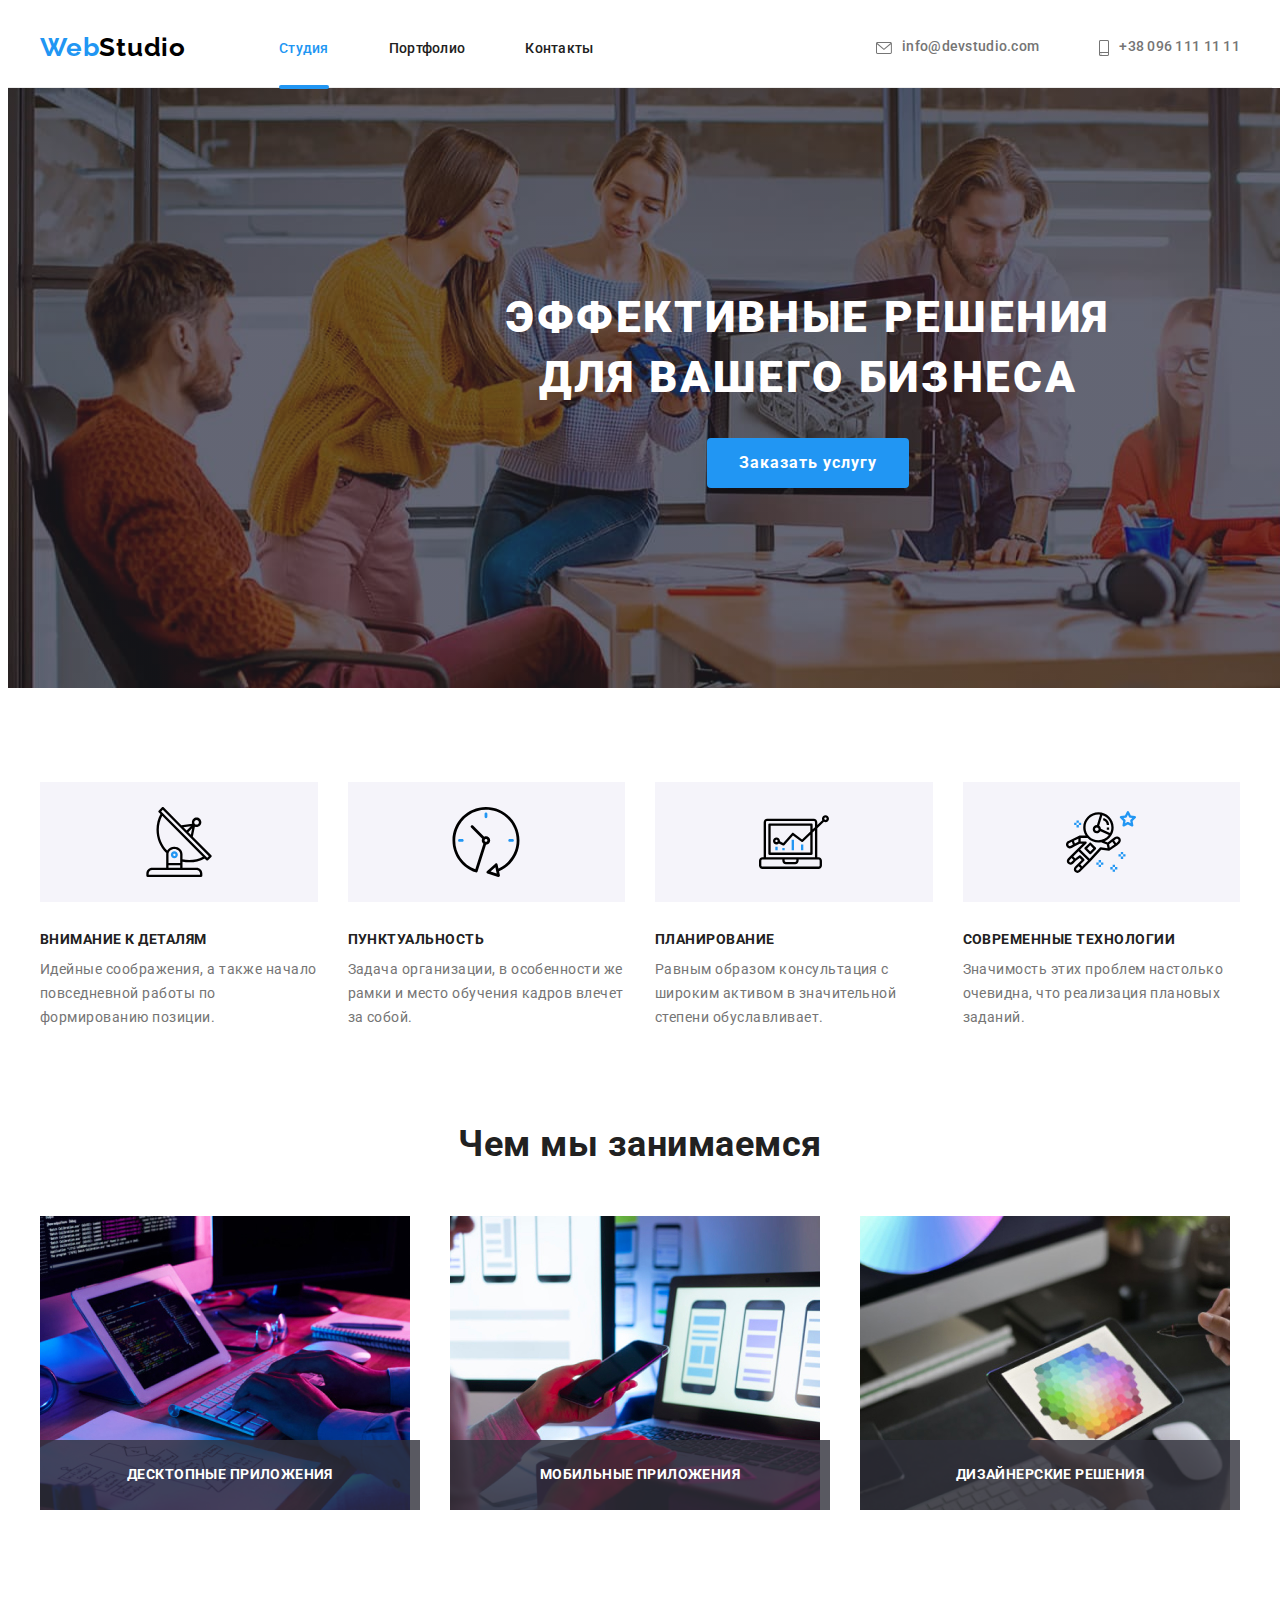
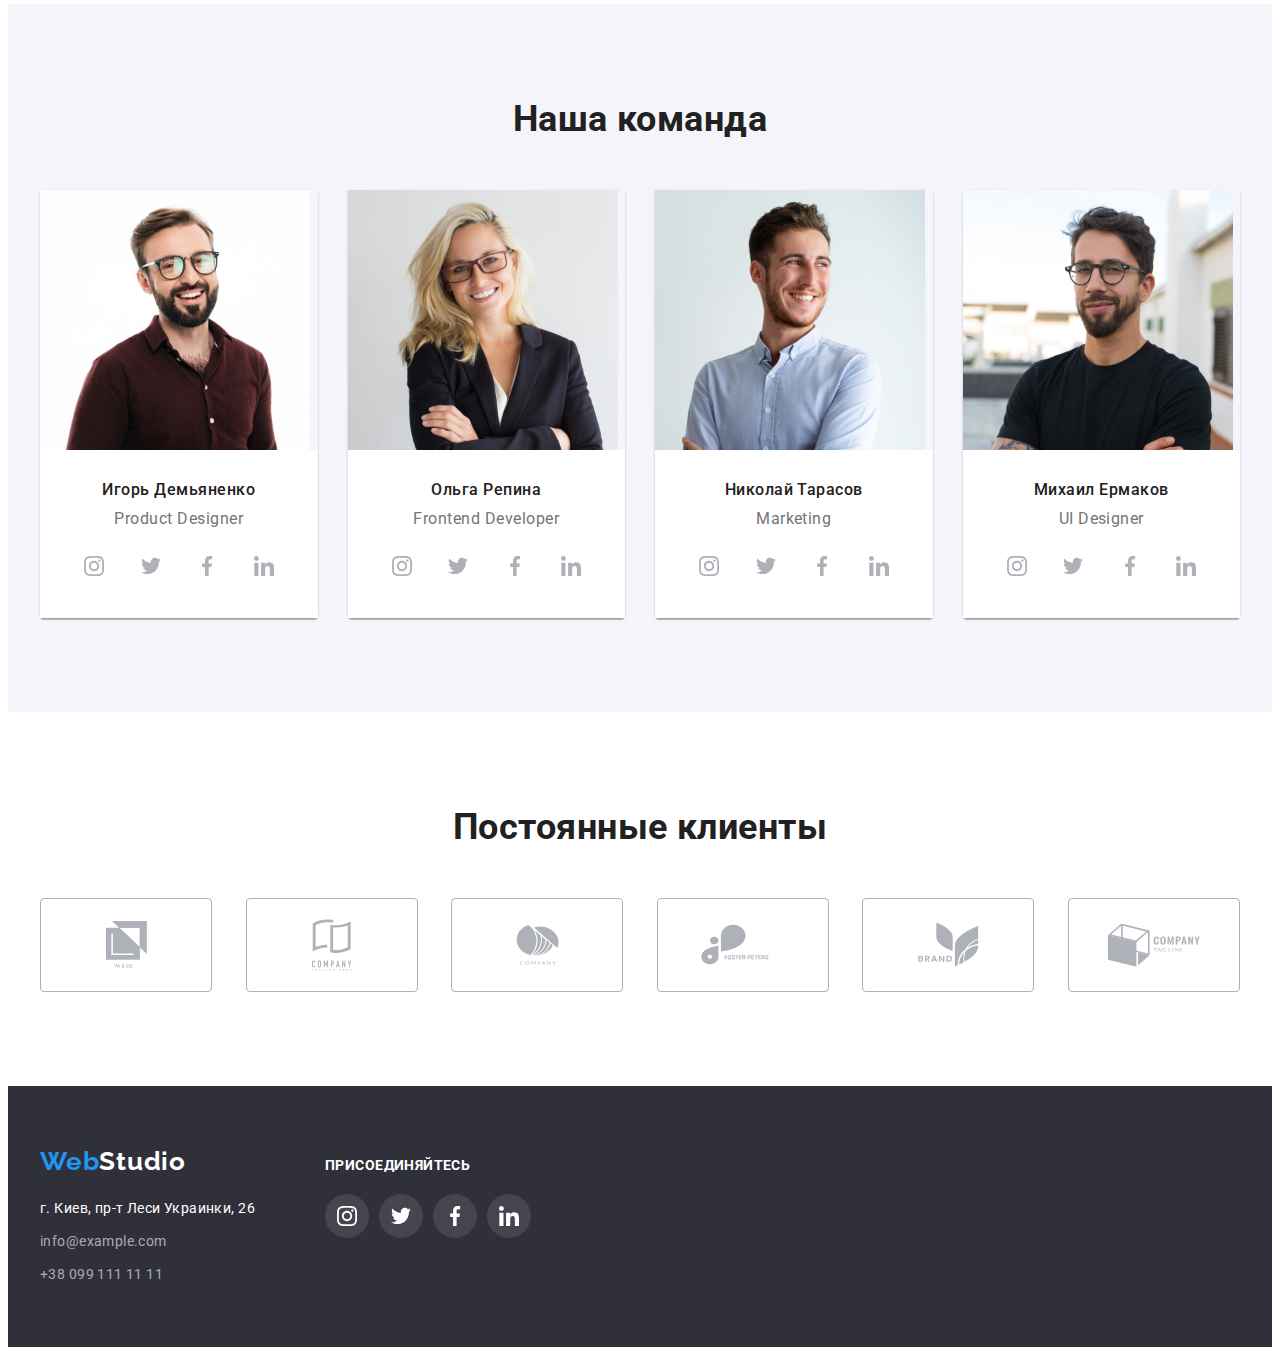
<file: index.html>
<!DOCTYPE html>
<html lang="ru">
<head>
    <meta charset="UTF-8">
    <meta name="viewport" content="width=device-width, initial-scale=1.0">
    <title>Студия</title>
    <link rel="stylesheet" href="https://cdnjs.cloudflare.com/ajax/libs/modern-normalize/1.0.0/modern-normalize.min.css" integrity="sha512-ISS7cAi1PEhQ8jnbJpJZMd29NlhNj4AWYyLOSp2CE/CsHxTCu+r+t0D2yoJudVrd0/8fTVPUVDzY5Tvli75u/g==" crossorigin="anonymous" referrerpolicy="no-referrer" />
    <link rel="preconnect" href="https://fonts.gstatic.com">
    <link href="https://fonts.googleapis.com/css2?family=Raleway:wght@700&family=Roboto:wght@400;500;700;900&display=swap"
        rel="stylesheet">
    <link rel="stylesheet" href="./css/style.css">
</head>
<body>
    <!-- ==HEADER=== -->
<header class="header">
    <div class="container header-container">
<nav class="header-nav">
<a class="logo link" href="./index.html">Web<span class="logo-colorblack">Studio</span>
</a>
<ul class="menu-list list">
    <li class="menu-item"> <a class="link menu-link current" href="">Студия</a> </li>
    <li class="menu-item"> <a class="menu-link link" href="./portfolio.html">Портфолио</a> </li>
    <li class="menu-item"> <a class="menu-link link" href="">Контакты</a> </li>
</ul>
</nav>
<ul class="contacts-list list">
    <li class="contacts-item"> 
        <a class="email-link link" href="mailto:info@devstudio.com">
        <svg class="contacts-icon" width=16px height=12px>
        <use href="./images/symbol-defs.svg#icon-envelope"></use></svg>
        info@devstudio.com</a> </li>
    <li class="contacts-item">
         <a class="tel-link link" href="tel:+380961111111">
        <svg class="contacts-icon" width=10px height=16px>
            <use href="./images/symbol-defs.svg#icon-smartphone"></use>
        </svg>+38 096 111 11 11</a> </li>    
</ul>
</div>
</header>
<main>
    <!-- ===HERO=== -->
    <section class="hero">
        <div class="container">
        <h1 class="hero-title">Эффективные решения для вашего бизнеса</h1>
        <button class="modal-btn"type="button"data-modal-open>Заказать услугу</button>
     </div> 
    </section>
    <!-- ===END HERO=== -->
    
    <!-- ===Переваги=== -->
    <section class="skills">
        <div class="container">
        <h2 hidden>Наші переваги</h2>
        <ul class="skills-list list">
           <li class="skills-list-item">
               <div class="skills-icon-container"><svg class="skills-item-icon" width=70px height=70px> 
                <use href="./images/symbol-defs.svg#icon-antenna">
                </use>
            </svg></div>        
             <h3 class="skills-title">Внимание к деталям</h3>
               <p class="skills-description">Идейные соображения, а также начало повседневной работы по формированию позиции.</p>
           </li>
           <li class="skills-list-item">
        <div class="skills-icon-container"> <svg class="skills-item-icon" width=70px height=70px> 
         <use href="./images/symbol-defs.svg#icon-clock"> 
         </use> </svg></div>
            <h3 class="skills-title">Пунктуальность</h3>
            <p class="skills-description">Задача организации, в особенности же рамки и место обучения кадров влечет за собой.</p>
        </li>
        <li class="skills-list-item">
       <div class="skills-icon-container"><svg class="skills-item-icon" width=70px height=70px>
            <use href="./images/symbol-defs.svg#icon-diagram"> 
            </use> </svg></div>
            <h3 class="skills-title">Планирование</h3>
            <p class="skills-description">Равным образом консультация с широким активом в значительной степени обуславливает.</p>
        </li>
        <li class="skills-list-item">
            <div class="skills-icon-container"><svg class="skills-item-icon" width=70px height=70px> 
                <use href="./images/symbol-defs.svg#icon-astronaut">
             </use> </svg></div>
            <h3 class="skills-title">Современные технологии</h3>
            <p class="skills-description">Значимость этих проблем настолько очевидна, что реализация плановых заданий.</p>
        </li>
        </ul>
        </div>
    </section>
    <!-- ===End Переваги=== -->

<!-- ===Our works=== -->
    <section class="works section">
        <div class="container">
        <h2 class="section-title">Чем мы занимаемся</h2>
        <ul class="works-list list">
            <li class="works-list-item"><img src="./images/works/img.jpg" alt="роззмітка майбутнього сайту" width="370"><div class="work-list-bg"> <p class="work-list-bg-content">Десктопные приложения</p></div></li>
            <li class="works-list-item"><img src="./images/works/img1.jpg" alt="адаптація сайту" width="370"><div class="work-list-bg"> <p class="work-list-bg-content">Мобильные приложения</p></div></li>
            <li class="works-list-item"><img src="./images/works/img2.jpg" alt="вибір кольорової гами" width="370"><div class="work-list-bg"> <p class="work-list-bg-content">Дизайнерские решения</p></div></li>
        </ul>
        </div>
    </section>
    <!-- ===End Our works=== -->

    <!-- ===Our team=== -->
    <section class="our-team section">
        <div class="container">
<h2 class="section-title">Наша команда</h2>
<ul class="team-list list">
    <li class="team-list-item"><img src="./images/team/photo-igor.jpg" alt="фото хлопця в окулярах" width="270" height="260">
    <div class="team-list-content">
        <h3 class="team-list-title">Игорь Демьяненко</h3>
        <p class="team-description" lang="en">Product Designer</p>
        <ul class="social-list list">
            <li class="social-list-item"><a href="" class="social-list-link link">
            <svg class="social-list-icon">
             <use href="./images/symbol-defs.svg#icon-instagram"></use>
            </svg>
            </a>
            </li>
            <li class="social-list-item"><a href="" class="social-list-link link">
                <svg class="social-list-icon">
                <use href="./images/symbol-defs.svg#icon-twitter"></use>
            </svg>
            </a></li>
            <li class="social-list-item"><a href="" class="social-list-link link">
            <svg class="social-list-icon">
                <use href="./images/symbol-defs.svg#icon-facebook"></use>
            </svg>
            </a></li>
            <li class="social-list-item"><a href="" class="social-list-link link">
            <svg class="social-list-icon">
                <use href="./images/symbol-defs.svg#icon-linkedin"></use>
            </svg>
            </a></li>
        </ul>
    </div></li>
    <li class="team-list-item"><img src="./images/team/photo-olga.jpg" alt="фото дівчини із світлим волоссям в окулярах" width="270" height="260">
    <div class="team-list-content">
        <h3 class="team-list-title">Ольга Репина</h3>
        <p class="team-description"  lang="en">Frontend Developer</p>
        <ul class="social-list list">
            <li class="social-list-item"><a href="" class="social-list-link link">
                    <svg class="social-list-icon">
                        <use href="./images/symbol-defs.svg#icon-instagram"></use>
                    </svg>
                </a>
            </li>
            <li class="social-list-item"><a href="" class="social-list-link link">
                    <svg class="social-list-icon">
                        <use href="./images/symbol-defs.svg#icon-twitter"></use>
                    </svg>
                </a></li>
            <li class="social-list-item"><a href="" class="social-list-link link">
                    <svg class="social-list-icon">
                        <use href="./images/symbol-defs.svg#icon-facebook"></use>
                    </svg>
                </a></li>
            <li class="social-list-item"><a href="" class="social-list-link link">
                    <svg class="social-list-icon">
                        <use href="./images/symbol-defs.svg#icon-linkedin"></use>
                    </svg>
                </a></li>
        </ul>
    </div></li>
    <li class="team-list-item"><img src="./images/team/photo-nikolay.jpg" alt="фото хлопця в голубій сорочці " width="270" height="260">
        <div class="team-list-content">
        <h3 class="team-list-title">Николай Тарасов</h3>
        <p class="team-description" lang="en">Marketing</p>
        <ul class="social-list list">
            <li class="social-list-item"><a href="" class="social-list-link link">
                    <svg class="social-list-icon">
                        <use href="./images/symbol-defs.svg#icon-instagram"></use>
                    </svg>
                </a>
            </li>
            <li class="social-list-item"><a href="" class="social-list-link link">
                    <svg class="social-list-icon">
                        <use href="./images/symbol-defs.svg#icon-twitter"></use>
                    </svg>
                </a></li>
            <li class="social-list-item"><a href="" class="social-list-link link">
                    <svg class="social-list-icon">
                        <use href="./images/symbol-defs.svg#icon-facebook"></use>
                    </svg>
                </a></li>
            <li class="social-list-item"><a href="" class="social-list-link link">
                    <svg class="social-list-icon">
                        <use href="./images/symbol-defs.svg#icon-linkedin"></use>
                    </svg>
                </a></li>
        </ul>
    </div> </li>
    <li class="team-list-item"><img src="./images/team/photo-mihaiyl.jpg" alt="фото смуглого хлопця в окулярах" width="270" height="260">
        <div class="team-list-content">
        <h3 class="team-list-title">Михаил Ермаков</h3>
        <p class="team-description" lang="en">UI Designer</p>
        <ul class="social-list list">
            <li class="social-list-item"><a href="" class="social-list-link link">
                    <svg class="social-list-icon">
                        <use href="./images/symbol-defs.svg#icon-instagram"></use>
                    </svg>
                </a>
            </li>
            <li class="social-list-item"><a href="" class="social-list-link link">
                    <svg class="social-list-icon">
                        <use href="./images/symbol-defs.svg#icon-twitter"></use>
                    </svg>
                </a></li>
            <li class="social-list-item"><a href="" class="social-list-link link">
                    <svg class="social-list-icon">
                        <use href="./images/symbol-defs.svg#icon-facebook"></use>
                    </svg>
                </a></li>
            <li class="social-list-item"><a href="" class="social-list-link link">
                    <svg class="social-list-icon">
                        <use href="./images/symbol-defs.svg#icon-linkedin"></use>
                    </svg>
                </a></li>
        </ul>
    </div></li>
</ul>
</div>
    </section>

    <!-- ===End our team=== -->
<!-- ===Cliens=== -->
<section class="cliens section">
    <div class="container">
        <h2 class="section-title">Постоянные клиенты</h2>
        <ul class="cliens-list list">
            <li class="cliens-list-item">
                <a class="cliens-list-link link" href="">
                <svg class="cliens-icon" width=41px height=47px>
                    <use href="./images/symbol-defs.svg#icon-logo-1">
                    </use>
                </svg></a>
            </li>
            <li class="cliens-list-item">
                <a class="cliens-list-link link" href="">
                    <svg class="cliens-icon" width=40px height=52px>
                        <use href="./images/symbol-defs.svg#icon-logo-2">
                        </use>
                    </svg></a>
            </li>
            <li class="cliens-list-item">
                <a class="cliens-list-link link" href="">
                    <svg class="cliens-icon" width=43px height=41px>
                        <use href="./images/symbol-defs.svg#icon-logo-3">
                        </use>
                    </svg></a>
            </li>
            <li class="cliens-list-item">
                <a class="cliens-list-link link" href="">
                    <svg class="cliens-icon" width=84px height=41px>
                        <use href="./images/symbol-defs.svg#icon-logo-4">
                        </use>
                    </svg></a>
            </li>
            <li class="cliens-list-item">
                <a class="cliens-list-link link" href="">
                    <svg class="cliens-icon" width=63px height=45px>
                        <use href="./images/symbol-defs.svg#icon-logo-5">
                        </use>
                    </svg></a>
            </li>
            <li class="cliens-list-item">
                <a class="cliens-list-link link" href="">
                    <svg class="cliens-icon" width=94px height=44px>
                        <use href="./images/symbol-defs.svg#icon-logo-6">
                        </use>
                    </svg></a>
            </li>
        </ul>
    </div>
</section>
<!-- ===End Cliens=== -->

</main> 
<!-- ===Footer=== -->
<footer class="footer">
    <div class="container">
        <div class="contacts-conteiner">
    <a class="logo-footer link" href="./index.html">Web<span class="logo-colorwhite">Studio</span>
    </a>
    <address class="address">
    <ul class="address-list list">
        <li class="address-list-item"><a class="address-link link" href="https://goo.gl/maps/SQ2APod5iuV7c35s8" target="_blank" rel="noopener noreferrer"> г. Киев, пр-т Леси Украинки, 26</a></li>
        <li class="address-list-item"><a class="address-email-link link" href="mailto:info@example.com">info@example.com</a></li>
        <li class="address-list-item"><a class="address-tel-link link" href="tel:+380991111111">+38 099 111 11 11</a></li>
    </ul>
</address>
</div>
<div class="social-list-join-container">
    <p class="join-title">присоединяйтесь</p>
    <ul class="social-list-join list">
        <li class="social-list-join-item">
            <a class="social-list-join-link link" href="">
                <svg class="social-list-join-icon">
                    <use href="./images/symbol-defs.svg#icon-instagram"></use>
                </svg>
            </a>
        </li>
        <li class="social-list-join-item">
            <a class="social-list-join-link link" href="">
                <svg class="social-list-join-icon">
                    <use href="./images/symbol-defs.svg#icon-twitter"></use>
                </svg>
            </a>
        </li>
        <li class="social-list-join-item">
            <a class="social-list-join-link link" href="">
                <svg class="social-list-join-icon">
                    <use href="./images/symbol-defs.svg#icon-facebook"></use>
                </svg>
            </a>
        </li>
        <li class="social-list-join-item">
            <a class="social-list-join-link link" href="">
                <svg class="social-list-join-icon">
                    <use href="./images/symbol-defs.svg#icon-linkedin"></use>
                </svg>
            </a>
        </li>
    </ul>
</div>
</div>
 </footer> 
<!-- === End Footer=== -->
<!-- === Modal=== -->
<div class="backdrop is-hidden" data-modal>
    <div class="modal">
        <button class="modal-close" type="button" data-modal-close>
        <svg class="modal-btn-close" width=18px height=18px>
            <use href="./images/symbol-defs.svg#icon-close-black-18dp-2-1-1"></use></svg>
            </button>
    </div>
</div>
<!-- === end modal=== -->
<script src="./js/modal.js"></script>
</body>
</html>
</file>
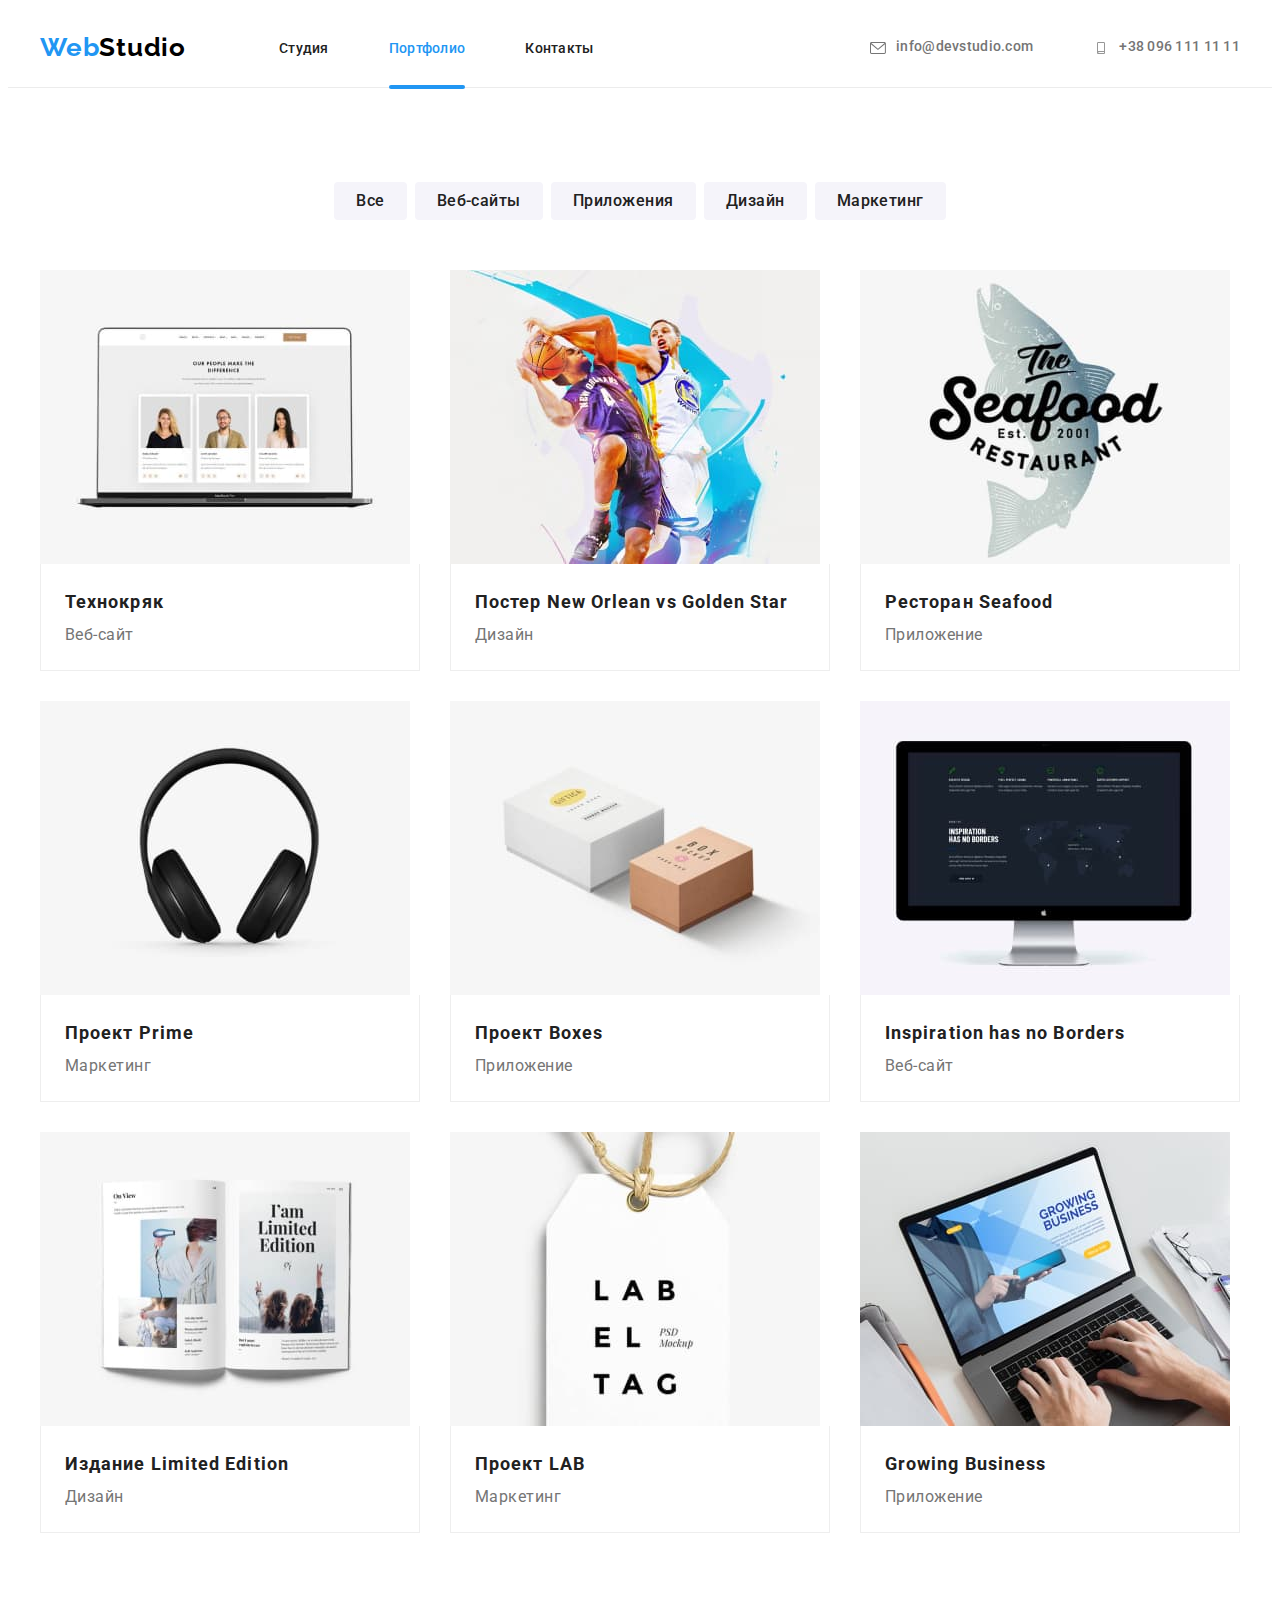
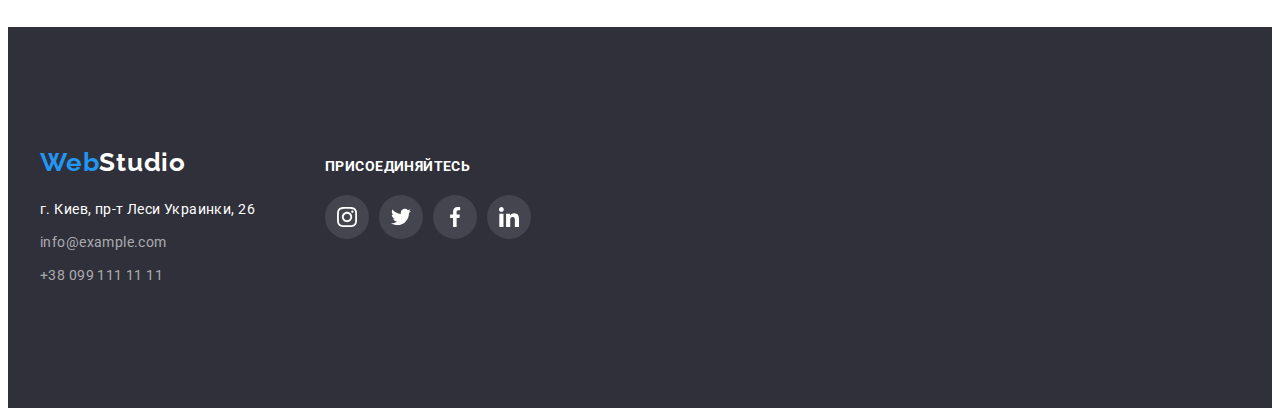
<file: portfolio.html>
<!DOCTYPE html>
<html lang="ru">
<head>
    <meta charset="UTF-8">
    <meta name="viewport" content="width=device-width, initial-scale=1.0">
    <title>Студия</title>
    <link rel="stylesheet" href="https://cdnjs.cloudflare.com/ajax/libs/modern-normalize/1.0.0/modern-normalize.min.css"
        integrity="sha512-ISS7cAi1PEhQ8jnbJpJZMd29NlhNj4AWYyLOSp2CE/CsHxTCu+r+t0D2yoJudVrd0/8fTVPUVDzY5Tvli75u/g=="
        crossorigin="anonymous" referrerpolicy="no-referrer" />
    <link rel="preconnect" href="https://fonts.gstatic.com">
    <link href="https://fonts.googleapis.com/css2?family=Raleway:wght@700&family=Roboto:wght@400;500;700;900&display=swap"
        rel="stylesheet">
    <link rel="stylesheet" href="./css/style.css">
</head>
<body>
    <header class="header">
        <div class="container header-container">
            <nav class="header-nav">
                <a class="logo link" href="./index.html">Web<span class="logo-colorblack">Studio</span>
                </a>
                <ul class="menu-list list">
            <li class="menu-item"> <a class="menu-link link" href="./index.html">Студия</a> </li>
            <li class="menu-item"> <a class="link menu-link current" href="./portfolio.html">Портфолио</a> </li>
            <li class="menu-item"> <a class="menu-link link" href="">Контакты</a> </li>
        </ul>
    </nav>
    <ul class="contacts-list list">
        <li class="contacts-item">
            <a class="email-link link" href="mailto:info@devstudio.com">
                <svg class="contacts-icon" width=16px height=12px>
                    <use href="./images/symbol-defs.svg#icon-envelope"></use>
                </svg>
                info@devstudio.com</a>
        </li>
        <li class="contacts-item">
            <a class="tel-link link" href="tel:+380961111111">
                <svg class="contacts-icon" width=16px height=12px>
                    <use href="./images/symbol-defs.svg#icon-smartphone"></use>
                </svg>+38 096 111 11 11</a>
        </li>
    </ul>
    </div>
</header>
<main>
    <!-- =====Menu-portfolio====== -->
  
    <section class="menu-portfolio section">
        <div class="container">
         <h2 hidden>Меню портфоліо</h2>       
        <ul class="menu-portfolio-list list">
            <li class="menu-portfolio-item"> <button class="portfolio-modal-btn" type="button">Все</button>
            </li>
            <li class="menu-portfolio-item"> <button  class="portfolio-modal-btn" type="button">Веб-сайты</button>
            </li>
            <li class="menu-portfolio-item"> <button  class="portfolio-modal-btn" type="button">Приложения</button>
            </li>
            <li class="menu-portfolio-item"> <button  class="portfolio-modal-btn" type="button">Дизайн</button>
            </li>
            <li class="menu-portfolio-item"> <button  class="portfolio-modal-btn" type="button">Маркетинг</button>
            </li>
        </ul>
        <h2 hidden>Наші роботи</h2>
        <ul class="examples-list list">
        <li class="examples-list-item">
            <a class="examples-item-link link" href=""><div class="examples-list-item-container">
            <img src="./images/portfolio/vebsite-tehnokryak.jpg" alt="вебсайт комапнії">
             <p class="overlay">Технокряк это современная площадка распространения коронавируса. Компании используют эту платформу для цифрового
            шпионажа и атак на защищённые сервера конкурентов.</p></div>
            <div class="examles-list-content">
            <p class="examples-description">Технокряк</p>
            <h3 class="examples-title">Веб-сайт</h3>
        </div></a>
        </li>
        <li class="examples-list-item">
            <a class="examples-item-link link" href=""><div class="examples-list-item-container"><img src="./images/portfolio/design-poster.jpg" alt="дизайн постера">
 <p class="overlay">Технокряк это современная площадка распространения коронавируса. Компании используют эту платформу для цифрового
шпионажа и атак на защищённые сервера конкурентов.</p></div> <div class="examles-list-content"> <p class="examples-description">Постер New Orlean vs Golden Star</p>
            <h3 class="examples-title">Дизайн</h3> </div></a>
        </li>
        <li class="examples-list-item">
            <a class="examples-item-link link" href=""><div class="examples-list-item-container"><img src="./images/portfolio/add-seafood.jpg" alt="емблема ресторану">
             <p class="overlay">Технокряк это современная площадка распространения коронавируса. Компании используют эту платформу для цифрового
            шпионажа и атак на защищённые сервера конкурентов.</p></div> <div class="examles-list-content"> <p class="examples-description" >Ресторан Seafood</p>
            <h3 class="examples-title">Приложение</h3> </div> </a>
        </li>
        <li class="examples-list-item">
            <a class="examples-item-link link" href=""><div class="examples-list-item-container"><img src="./images/portfolio/marketing-prime.jpg" alt="фото навушників">
             <p class="overlay">Технокряк это современная площадка распространения коронавируса. Компании используют эту платформу для цифрового
            шпионажа и атак на защищённые сервера конкурентов.</p></div> <div class="examles-list-content"> <p class="examples-description" >Проект Prime</p>
            <h3 class="examples-title">Маркетинг</h3> </div></a>
        </li>
        <li class="examples-list-item">
            <a class="examples-item-link link" href=""><div class="examples-list-item-container"><img src="./images/portfolio/add-boxes.jpg" alt="фото коробок">
             <p class="overlay">Технокряк это современная площадка распространения коронавируса. Компании используют эту платформу для цифрового
            шпионажа и атак на защищённые сервера конкурентов.</p></div> <div class="examles-list-content"> <p class="examples-description">Проект Boxes</p>
            <h3 class="examples-title">Приложение</h3> </div>
       </a> </li>
        <li class="examples-list-item">
            <a class="examples-item-link link" href=""><div class="examples-list-item-container"><img src="./images/portfolio/veb-inspiration.jpg" alt="фото монутору з картою світу">
             <p class="overlay">Технокряк это современная площадка распространения коронавируса. Компании используют эту платформу для цифрового
            шпионажа и атак на защищённые сервера конкурентов.</p></div> <div class="examles-list-content"> <p class="examples-description">Inspiration has no Borders</p>
            <h3 class="examples-title">Веб-сайт</h3> </div> </a>
        </li>
         <li class="examples-list-item">
           <a class="examples-item-link link" href=""> <div class="examples-list-item-container"><img src="./images/portfolio/design-limited.jpg" alt="фото розгорнутої книги">
             <p class="overlay">Технокряк это современная площадка распространения коронавируса. Компании используют эту платформу для цифрового
            шпионажа и атак на защищённые сервера конкурентов.</p></div> <div class="examles-list-content"> <p class="examples-description">Издание Limited Edition</p>
            <h3 class="examples-title">Дизайн</h3> </div> </a>
        </li>
        <li class="examples-list-item">
            <a class="examples-item-link link" href=""><div class="examples-list-item-container"><img src="./images/portfolio/marketing-lab.jpg" alt="бірка">
            <p class="overlay">Технокряк это современная площадка распространения коронавируса. Компании используют эту платформу для цифрового
            шпионажа и атак на защищённые сервера конкурентов.</p></div> <div class="examles-list-content"> <p class="examples-description">Проект LAB</p>
            <h3 class="examples-title">Маркетинг</h3></div>
        </a></li>
        <li class="examples-list-item">
            <a class="examples-item-link link" href=""><div class="examples-list-item-container">
                <img src="./images/portfolio/add-business.jpg" alt="руки, які друкують за ноутбуком">
             <p class="overlay">Технокряк это современная площадка распространения коронавируса. Компании используют эту платформу для цифрового
            шпионажа и атак на защищённые сервера конкурентов.</p></div>
            <div class="examles-list-content">
            <p class="examples-description">Growing Business</p>
            <h3 class="examples-title">Приложение</h3>
        </div></a>
        </li>
        </ul>
        </div>
    </section>
    <!-- =====End Menu-portfolio====== -->
</main> 
<footer class="footer">
    <div class="footer container">
        <div class="contacts-conteiner">
            <a class="logo-footer link" href="./index.html">Web<span class="logo-colorwhite">Studio</span>
            </a>
            <address class="address">
                <ul class="address-list list">
                    <li class="address-list-item"><a class="address-link link"
                            href="https://goo.gl/maps/SQ2APod5iuV7c35s8" target="_blank" rel="noopener noreferrer"> г.
                            Киев, пр-т Леси Украинки, 26</a></li>
                    <li class="address-list-item"><a class="address-email-link link"
                            href="mailto:info@example.com">info@example.com</a></li>
                    <li class="address-list-item"><a class="address-tel-link link" href="tel:+380991111111">+38 099 111
                            11 11</a></li>
                </ul>
            </address>
        </div>
        <div class="social-list-join-container">
            <p class="join-title">присоединяйтесь</p>
            <ul class="social-list-join list">
                <li class="social-list-join-item">
                    <a class="social-list-join-link link" href="">
                        <svg class="social-list-join-icon">
                            <use href="./images/symbol-defs.svg#icon-instagram"></use>
                        </svg>
                    </a>
                </li>
                <li class="social-list-join-item">
                    <a class="social-list-join-link link" href="">
                        <svg class="social-list-join-icon">
                            <use href="./images/symbol-defs.svg#icon-twitter"></use>
                        </svg>
                    </a>
                </li>
                <li class="social-list-join-item">
                    <a class="social-list-join-link link" href="">
                        <svg class="social-list-join-icon">
                            <use href="./images/symbol-defs.svg#icon-facebook"></use>
                        </svg>
                    </a>
                </li>
                <li class="social-list-join-item">
                    <a class="social-list-join-link link" href="">
                        <svg class="social-list-join-icon">
                            <use href="./images/symbol-defs.svg#icon-linkedin"></use>
                        </svg>
                    </a>
                </li>
            </ul>
        </div>
    </div>
</footer>
</body>
</html>
</file>
<file: css/style.css>
h1,
h2,
h3,
h4,
h5,
h6,
p {
  margin-top: 0;
  margin-bottom: 0;
}
ul,
ol {
  margin-top: 0;
  margin-bottom: 0;
  padding-left: 0;
}
img {
  display: block;
}
.container {
  width: 1200px;
  padding-left: 15px;
  padding-right: 15px;
  margin: 0 auto;
}
:root {
  --accent-color: #2196f3;
  --main-font: 'Roboto', sans-serif;
  --secondary-font: 'Raleway', sans-serif;
  --description-color: #757575;
  --title-color: #212121;
  --color-hero-title: #ffffff;
  --logo-color: #000000;
  --btn-bg-hover: #188ce8;
}
body {
  font-family: var(--main-font);
  color: var(--title-color);
  letter-spacing: 0.03em;
}
.list {
  list-style: none;
}
.link {
  text-decoration: none;
}
.section {
  padding-top: 94px;
  padding-bottom: 94px;
}
/* === COMPONENTS=== */
.section-title {
  font-size: 36px;
  line-height: 1.17;
  text-align: center;
  margin-bottom: 50px;
}
.address {
  font-style: normal;
}
.email-link,
.tel-link {
  display: flex;
  align-items: center;
}
.contacts-icon {
  fill: var(--description-color);
  margin-top: 1px;
  margin-right: 10px;
  transition: fill 250ms cubic-bezier(0.4, 0, 0.2, 1);
}
.social-list-icon {
  width: 20px;
  height: 20px;
  fill: #afb1b8;
  transition: fill 250ms cubic-bezier(0.4, 0, 0.2, 1);
}
.social-list {
  display: flex;
  justify-content: space-between;
}
.social-list-link {
  display: flex;
  justify-content: center;
  align-items: center;
  width: 44px;
  height: 44px;
  border-radius: 50%;
  background-color: transparent;
  transition: background-color 250ms cubic-bezier(0.4, 0, 0.2, 1);
}
.social-list-link:hover,
.social-list-link:focus {
  background-color: var(--accent-color);
}
.social-list-link:hover .social-list-icon,
.social-list-link:focus .social-list-icon {
  fill: var(--color-hero-title);
}
/* === END COMPONENTS=== */

/* ===HEADER=== */
.header-container {
  display: flex;
  justify-content: space-between;
}
.header {
  padding-top: 24px;
  padding-bottom: 24px;
  border-bottom: 1px solid #ececec;
}
.header-nav {
  display: flex;
  align-items: center;
}
.menu-list {
  display: flex;
  align-items: center;
}
.contacts-list {
  display: flex;
  align-items: center;
}

.logo {
  font-family: var(--secondary-font);
  font-weight: 700;
  font-size: 26px;
  line-height: 1.19;
  letter-spacing: 0.03em;
  color: var(--accent-color);
  margin-right: 93px;
}
.logo-colorblack {
  color: var(--logo-color);
}
.menu-item:not(:last-child) {
  margin-right: 60px;
}
.menu-link {
  font-weight: 500;
  font-size: 14px;
  line-height: 1.14;
  letter-spacing: 0.02em;
  color: var(--title-color);
  transition: color 250ms cubic-bezier(0.4, 0, 0.2, 1);
}
.menu-link:hover,
.menu-link:focus {
  color: var(--accent-color);
}
.menu-list .menu-link.current {
  color: var(--accent-color);
}
.contacts-item:not(:last-child) {
  margin-right: 60px;
}
.email-link,
.tel-link {
  font-weight: 500;
  font-size: 14px;
  line-height: 1.14;
  letter-spacing: 0.02em;
  color: var(--description-color);
  transition: color 250ms cubic-bezier(0.4, 0, 0.2, 1);
}

.email-link:hover,
.email-link:focus,
.tel-link:hover,
.tel-link:focus {
  color: var(--accent-color);
}

.email-link:hover .contacts-icon,
.email-link:focus .contacts-icon,
.tel-link:hover .contacts-icon,
.tel-link:focus .contacts-icon {
  fill: var(--accent-color);
}
.menu-link.current::after {
  content: '';
  display: flex;
  width: 100%;
  height: 4px;
  border-radius: 2px;
  background-color: var(--accent-color);
  position: absolute;
  margin-top: 28px;
}
.menu-link.current {
  position: relative;
}

/* === END HEADER=== */

/* == HERO=== */
.hero {
  background-color: #c4c4c4;
  padding-top: 200px;
  padding-bottom: 200px;
  background-image: linear-gradient(
      rgba(47, 48, 58, 0.4),
      rgba(47, 48, 58, 0.4)
    ),
    url(../images/hero/bg.jpg);
  background-size: cover;
  width: 1600px;
  margin: 0 auto;
}

.hero-title {
  font-weight: 900;
  font-size: 44px;
  line-height: 1.36;
  text-align: center;
  letter-spacing: 0.06em;
  text-transform: uppercase;
  color: var(--color-hero-title);
  width: 696px;
  margin: 0px auto 30px auto;
}
.modal-btn {
  font-family: var(--main-font);
  font-weight: 700;
  font-size: 16px;
  line-height: 1.88;
  text-align: center;
  letter-spacing: 0.06em;
  color: var(--color-hero-title);
  background-color: var(--accent-color);
  cursor: pointer;
  border-radius: 4px;
  padding: 10px 32px;
  margin: 0px auto;
  display: block;
  border: none;
  outline: none;
  box-shadow: 0px 4px 4px rgba(0, 0, 0, 0.15);
  transition: background-color 250ms cubic-bezier(0.4, 0, 0.2, 1);
}
.modal-btn:hover,
.modal-btn:focus {
  background-color: var(--btn-bg-hover);
}
/* === end HERO=== */

/* === Skills=== */
.skills-title {
  font-size: 14px;
  line-height: 1.14;
  text-transform: uppercase;
  margin-bottom: 10px;
}
.skills-description {
  font-size: 14px;
  font-weight: 400;
  line-height: 1.71;
  color: var(--description-color);
}
.skills {
  padding-top: 94px;
  padding-bottom: 47px;
}
.skills-list {
  display: flex;
  margin-left: -30px;
  margin-top: -30px;
}
.skills-list-item {
  flex-basis: calc((100% - 120px) / 4);
  margin-left: 30px;
  margin-top: 30px;
}

.skills-icon-container {
  display: flex;
  justify-content: center;
  align-items: center;
  height: 120px;
  background-color: #f5f4fa;
  margin-bottom: 30px;
}
/* === END skills=== */

/* ====Our works=== */
.works {
  padding-top: 47px;
}

.works-list {
  display: flex;
  margin-top: -30px;
  margin-left: -30px;
}
.works-list-item {
  position: relative;
  margin-top: 30px;
  margin-left: 30px;
  flex-basis: calc((100% - 90px) / 3);
}
.work-list-bg-content {
  font-weight: 700;
  color: var(--color-hero-title);
  font-size: 14px;
  line-height: 1.14;
  text-transform: uppercase;
  text-align: center;
  letter-spacing: 0.03em;
}
.work-list-bg {
  display: flex;
  justify-content: center;
  align-items: center;
  position: absolute;
  left: 0;
  bottom: 0;
  width: 100%;
  height: 70px;
  background-color: rgba(47, 48, 58, 0.8);
}
/* === Our team=== */
.our-team {
  background-color: #f5f4fa;
}
.team-list {
  display: flex;
  margin-top: -30px;
  margin-left: -30px;
}
.team-list-item {
  box-shadow: 0px 1px 3px rgba(0, 0, 0, 0.12), 0px 1px 1px rgba(0, 0, 0, 0.14),
    0px 2px 1px rgba(0, 0, 0, 0.2);
  border-radius: 0px 0px 4px 4px;
  margin-top: 30px;
  margin-left: 30px;
  flex-basis: calc((100% - 120px) / 4);
}
.team-list-content {
  padding-top: 30px;
  padding-bottom: 30px;
  background-color: var(--color-hero-title);
  padding-left: 32px;
  padding-right: 32px;
}
.team-list-title {
  font-weight: 500;
  font-size: 16px;
  line-height: 1.19;
  margin-bottom: 10px;
  text-align: center;
}
.team-description {
  font-size: 16px;
  font-weight: 400;
  line-height: 1.19;
  text-align: center;
  color: var(--description-color);
  margin-bottom: 16px;
}

/* === END our team=== */

/* === Cliens=== */
.cliens-list {
  display: flex;
  justify-content: space-between;
}
.cliens-list-link {
  display: flex;
  justify-content: center;
  align-items: center;
  width: 170px;
  height: 92px;
  border: 1px solid #afb1b8;
  border-radius: 4px;
  transition: border 250ms cubic-bezier(0.4, 0, 0.2, 1);
  /* border-radius 250ms cubic-bezier(0.4, 0, 0.2, 1); */
}
.cliens-icon {
  fill: #afb1b8;
  transition: fill 250ms cubic-bezier(0.4, 0, 0.2, 1);
}
.cliens-list-link:hover,
.cliens-list-link:focus {
  /* border: 1px solid #2196f3; */
  border-color: var(--accent-color);
}
.cliens-list-link:hover .cliens-icon,
.cliens-list-link:focus .cliens-icon {
  fill: var(--accent-color);
}
/*====== end Cliens =======*/

/* =====Menu-portfolio====== */
.portfolio-modal-btn {
  display: block;
  font-family: var(--main-font);
  font-weight: 500;
  font-size: 16px;
  line-height: 1.63;
  letter-spacing: 0.03em;
  color: var(--title-color);
  cursor: pointer;
  padding: 6px 22px;
  border: none;
  border-radius: 4px;
  background-color: #f5f4fa;
  transition: background-color 250ms cubic-bezier(0.4, 0, 0.2, 1),
    color 250ms cubic-bezier(0.4, 0, 0.2, 1),
    box-shadow 250ms cubic-bezier(0.4, 0, 0.2, 1);
}
.portfolio-modal-btn:hover,
.portfolio-modal-btn:focus {
  color: var(--color-hero-title);
  background-color: var(--accent-color);
  box-shadow: 0px 2px 2px rgba(0, 0, 0, 0.12), 0px 1px 2px rgba(0, 0, 0, 0.08),
    0px 3px 1px rgba(0, 0, 0, 0.1);
  outline: none;
}
.menu-portfolio-list {
  display: flex;
  justify-content: center;
  margin-bottom: 50px;
}
.menu-portfolio-item {
  justify-content: center;
}
.menu-portfolio-item:not(:last-child) {
  margin-right: 8px;
}
.examples-list-item-container {
  position: relative;
  overflow: hidden;
}
.overlay {
  font-weight: 400;
  font-size: 18px;
  line-height: 1.56;
  text-align: left;
  letter-spacing: 00.03em;
  color: var(--color-hero-title);
  background-color: rgba(33, 150, 243, 0.9);
  width: 100%;
  height: 100%;
  top: 0;
  left: 0;
  padding: 63px 24px;
  overflow: auto;
  position: absolute;
  transform: translateY(100%);
  transition: transform 250ms cubic-bezier(0.4, 0, 0.2, 1);
}

.examples-list {
  display: flex;
  flex-wrap: wrap;
  margin-top: -30px;
  margin-left: -30px;
}
.examples-list-item {
  margin-top: 30px;
  margin-left: 30px;
  flex-basis: calc((100% - 90px) / 3);
}
.examples-description {
  font-weight: 700;
  font-size: 18px;
  line-height: 2;
  letter-spacing: 0.06em;
  color: var(--title-color);
}
.examples-title {
  font-weight: 400;
  font-size: 16px;
  line-height: 1.88;
  color: var(--description-color);
}
.examles-list-content {
  padding: 20px 24px;
  border-bottom: 1px solid #eeeeee;
  border-right: 1px solid #eeeeee;
  border-left: 1px solid #eeeeee;
}
.examples-item-link {
  display: block;
  transition: box-shadow 250ms cubic-bezier(0.4, 0, 0.2, 1),
    transform 250ms cubic-bezier(0.4, 0, 0.2, 1);
}
.examples-item-link:hover,
.examples-item-link:focus {
  box-shadow: 0px 1px 1px rgba(0, 0, 0, 0.12), 0px 4px 4px rgba(0, 0, 0, 0.06),
    1px 4px 6px rgba(0, 0, 0, 0.16);
}
.examples-item-link:hover .overlay,
.examples-item-link:focus .overlay {
  transform: translateY(0%);
}
/* =====End menu-portfolio====== */
/* === FOOTER=== */
.footer {
  background: #2f303a;
  padding-top: 60px;
  padding-bottom: 60px;
}
.logo-footer {
  font-family: var(--secondary-font);
  font-weight: 700;
  font-size: 26px;
  line-height: 1.19;
  letter-spacing: 0.03em;
  color: var(--accent-color);
  display: inline-block;
  margin-bottom: 20px;
}
.address-link {
  font-weight: 400;
  font-size: 14px;
  line-height: 1.71;
  letter-spacing: 0.03em;
  color: var(--color-hero-title);
  transition: color 250ms cubic-bezier(0.4, 0, 0.2, 1);
}
.address-list-item:not(:last-child) {
  margin-bottom: 9px;
}

.address-email-link,
.address-tel-link {
  font-weight: 400;
  font-size: 14px;
  line-height: 1.71;
  letter-spacing: 0.03em;
  color: rgba(255, 255, 255, 0.6);
  transition: color 250ms cubic-bezier(0.4, 0, 0.2, 1);
}

.address-link:hover,
.address-link:focus,
.address-email-link:hover,
.address-tel-link:hover,
.address-email-link:focus,
.address-tel-link:focus {
  color: var(--accent-color);
}
.logo-colorwhite {
  color: var(--color-hero-title);
}
.footer {
  display: flex;
}

.footer .container {
  display: flex;
  align-items: baseline;
}
.social-list-join {
  display: flex;
}
.social-list-join-link {
  display: flex;
  width: 44px;
  height: 44px;
  background: rgba(255, 255, 255, 0.1);
  border-radius: 50%;
  justify-content: center;
  align-items: center;
  transition: background-color 250ms cubic-bezier(0.4, 0, 0.2, 1);
}
.social-list-join-link:hover,
.social-list-join-link:focus {
  background-color: var(--accent-color);
}
.social-list-join-icon {
  width: 20px;
  height: 20px;
  fill: var(--color-hero-title);
  justify-content: center;
  align-items: center;
}
.social-list-join-item {
  margin-right: 10px;
}
.join-title {
  font-weight: 700;
  font-size: 14px;
  line-height: 1.14;
  letter-spacing: 0.03em;
  text-transform: uppercase;
  color: var(--color-hero-title);
  margin-bottom: 20px;
}
.social-list-join-container {
  margin-left: 70px;
}
/* === END FOOTER=== */
/* === Modal=== */
.backdrop {
  position: fixed;
  top: 0;
  left: 0;
  width: 100%;
  height: 100%;
  background-color: rgba(0, 0, 0, 0.2);
  z-index: 100;
  opacity: 1;
  visibility: visible;
  pointer-events: auto;
  transition: opacity 250ms cubic-bezier(0.4, 0, 0.2, 1),
    visibility 250ms cubic-bezier(0.4, 0, 0.2, 1);
}
.modal {
  position: absolute;
  width: 528px;
  height: 581px;
  background-color: #ffffff;
  top: 50%;
  left: 50%;
  transform: translate(-50%, -50%);
}
.modal-close {
  display: flex;
  justify-content: center;
  align-items: center;
  width: 30px;
  height: 30px;
  border-radius: 50%;
  border: rgba(0, 0, 0, 0.1) 1px solid;
  background-color: transparent;
  padding: 0;
  position: absolute;
  top: 8px;
  right: 8px;
}
.modal-btn-close {
  fill: #000000;
}
.is-hidden {
  opacity: 0;
  visibility: hidden;
  pointer-events: none;
}
/* === End Modal=== */
</file>
